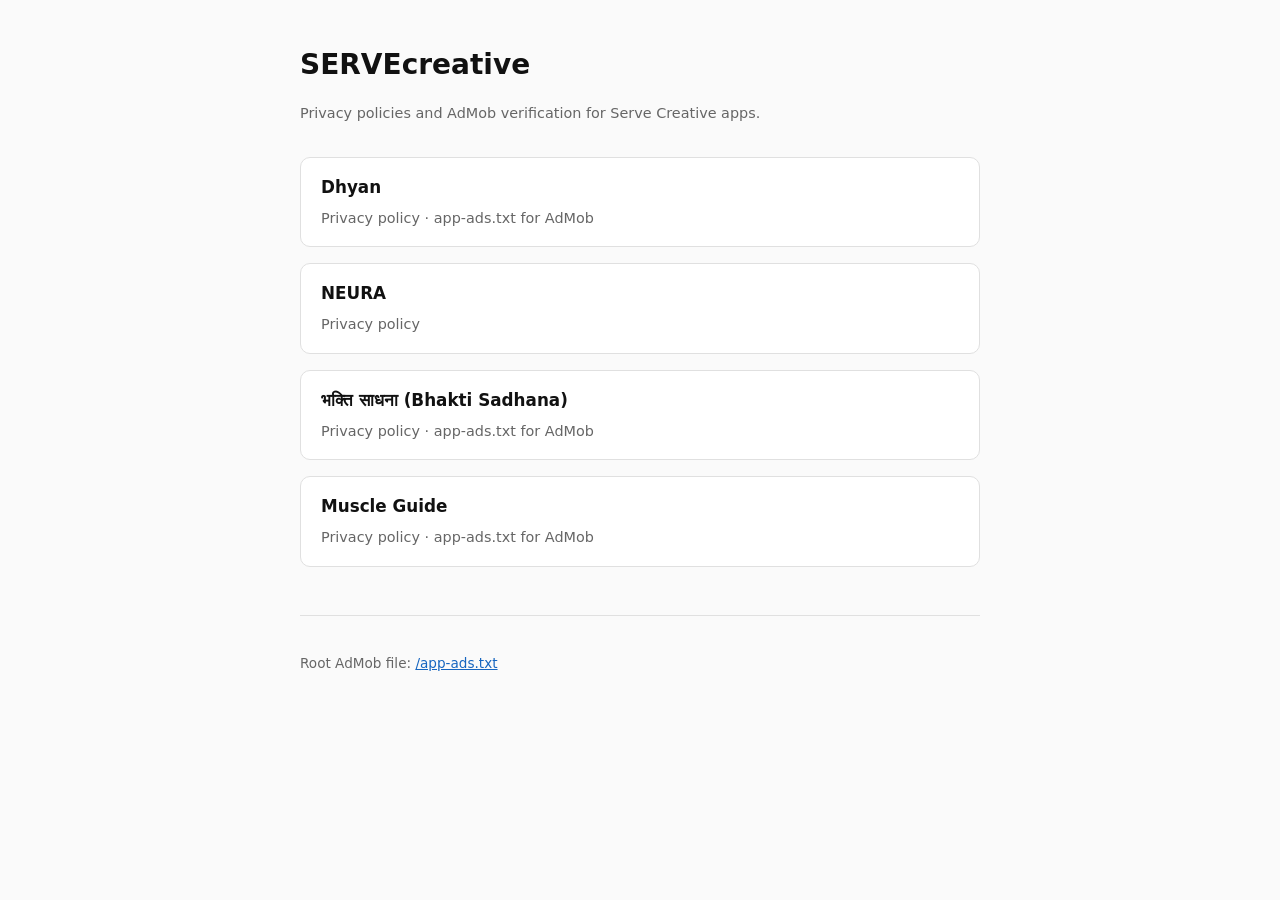
<file: index.html>
<!DOCTYPE html>
<html lang="en">
<head>
  <meta charset="utf-8" />
  <meta name="viewport" content="width=device-width, initial-scale=1" />
  <title>SERVEcreative</title>
  <link rel="stylesheet" href="assets/style.css" />
</head>
<body>
  <h1>SERVEcreative</h1>
  <p class="meta">Privacy policies and AdMob verification for Serve Creative apps.</p>

  <div class="app-grid">
    <a class="app-card" href="dhyan/privacy_policy/">
      <strong>Dhyan</strong>
      <span>Privacy policy · app-ads.txt for AdMob</span>
    </a>
    <a class="app-card" href="neura/privacy_policy/">
      <strong>NEURA</strong>
      <span>Privacy policy</span>
    </a>
    <a class="app-card" href="bhakti-sadhana/privacy_policy/">
      <strong>भक्ति साधना (Bhakti Sadhana)</strong>
      <span>Privacy policy · app-ads.txt for AdMob</span>
    </a>
    <a class="app-card" href="muscle-guide/privacy_policy/">
      <strong>Muscle Guide</strong>
      <span>Privacy policy · app-ads.txt for AdMob</span>
    </a>
  </div>

  <footer>
    <p>Root AdMob file: <a href="/app-ads.txt">/app-ads.txt</a></p>
  </footer>
</body>
</html>
</file>
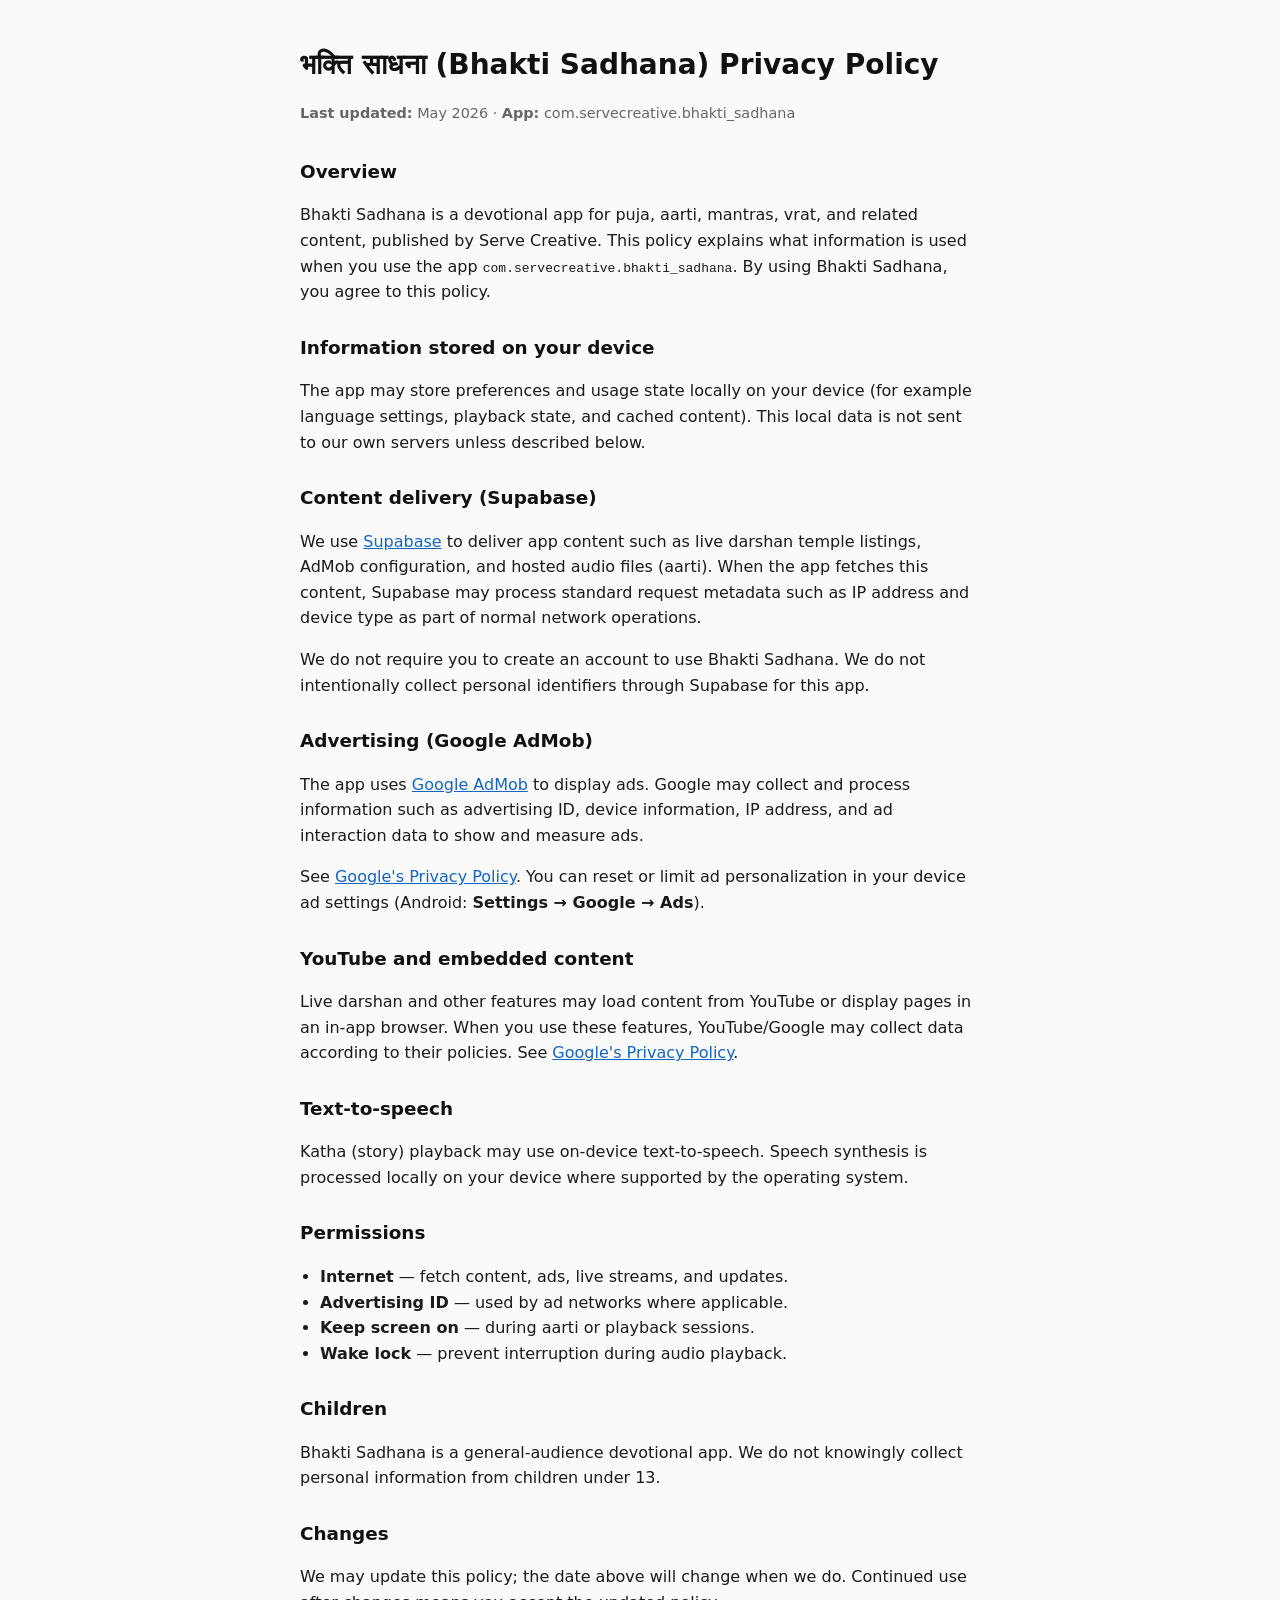
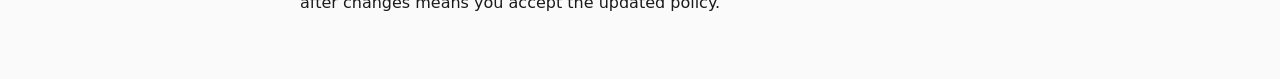
<file: bhakti-sadhana/privacy_policy/index.html>
<!DOCTYPE html>
<html lang="en">
<head>
  <meta charset="utf-8" />
  <meta name="viewport" content="width=device-width, initial-scale=1" />
  <title>भक्ति साधना — Privacy Policy</title>
  <link rel="stylesheet" href="../../assets/style.css" />
</head>
<body>
  <h1>भक्ति साधना (Bhakti Sadhana) Privacy Policy</h1>
  <p class="meta"><strong>Last updated:</strong> May 2026 · <strong>App:</strong> com.servecreative.bhakti_sadhana</p>

  <h2>Overview</h2>
  <p>
    Bhakti Sadhana is a devotional app for puja, aarti, mantras, vrat, and related
    content, published by Serve Creative. This policy explains what information is
    used when you use the app <code>com.servecreative.bhakti_sadhana</code>.
    By using Bhakti Sadhana, you agree to this policy.
  </p>

  <h2>Information stored on your device</h2>
  <p>
    The app may store preferences and usage state locally on your device (for example
    language settings, playback state, and cached content). This local data is not
    sent to our own servers unless described below.
  </p>

  <h2>Content delivery (Supabase)</h2>
  <p>
    We use <a href="https://supabase.com/">Supabase</a> to deliver app content such as
    live darshan temple listings, AdMob configuration, and hosted audio files (aarti).
    When the app fetches this content, Supabase may process standard request metadata
    such as IP address and device type as part of normal network operations.
  </p>
  <p>
    We do not require you to create an account to use Bhakti Sadhana. We do not
    intentionally collect personal identifiers through Supabase for this app.
  </p>

  <h2>Advertising (Google AdMob)</h2>
  <p>
    The app uses <a href="https://admob.google.com/home/">Google AdMob</a> to display
    ads. Google may collect and process information such as advertising ID, device
    information, IP address, and ad interaction data to show and measure ads.
  </p>
  <p>
    See <a href="https://policies.google.com/privacy">Google's Privacy Policy</a>.
    You can reset or limit ad personalization in your device ad settings
    (Android: <strong>Settings → Google → Ads</strong>).
  </p>

  <h2>YouTube and embedded content</h2>
  <p>
    Live darshan and other features may load content from YouTube or display pages in
    an in-app browser. When you use these features, YouTube/Google may collect data
    according to their policies. See
    <a href="https://policies.google.com/privacy">Google's Privacy Policy</a>.
  </p>

  <h2>Text-to-speech</h2>
  <p>
    Katha (story) playback may use on-device text-to-speech. Speech synthesis is
    processed locally on your device where supported by the operating system.
  </p>

  <h2>Permissions</h2>
  <ul>
    <li><strong>Internet</strong> — fetch content, ads, live streams, and updates.</li>
    <li><strong>Advertising ID</strong> — used by ad networks where applicable.</li>
    <li><strong>Keep screen on</strong> — during aarti or playback sessions.</li>
    <li><strong>Wake lock</strong> — prevent interruption during audio playback.</li>
  </ul>

  <h2>Children</h2>
  <p>
    Bhakti Sadhana is a general-audience devotional app. We do not knowingly collect
    personal information from children under 13.
  </p>

  <h2>Changes</h2>
  <p>
    We may update this policy; the date above will change when we do.
    Continued use after changes means you accept the updated policy.
  </p>
</body>
</html>
</file>
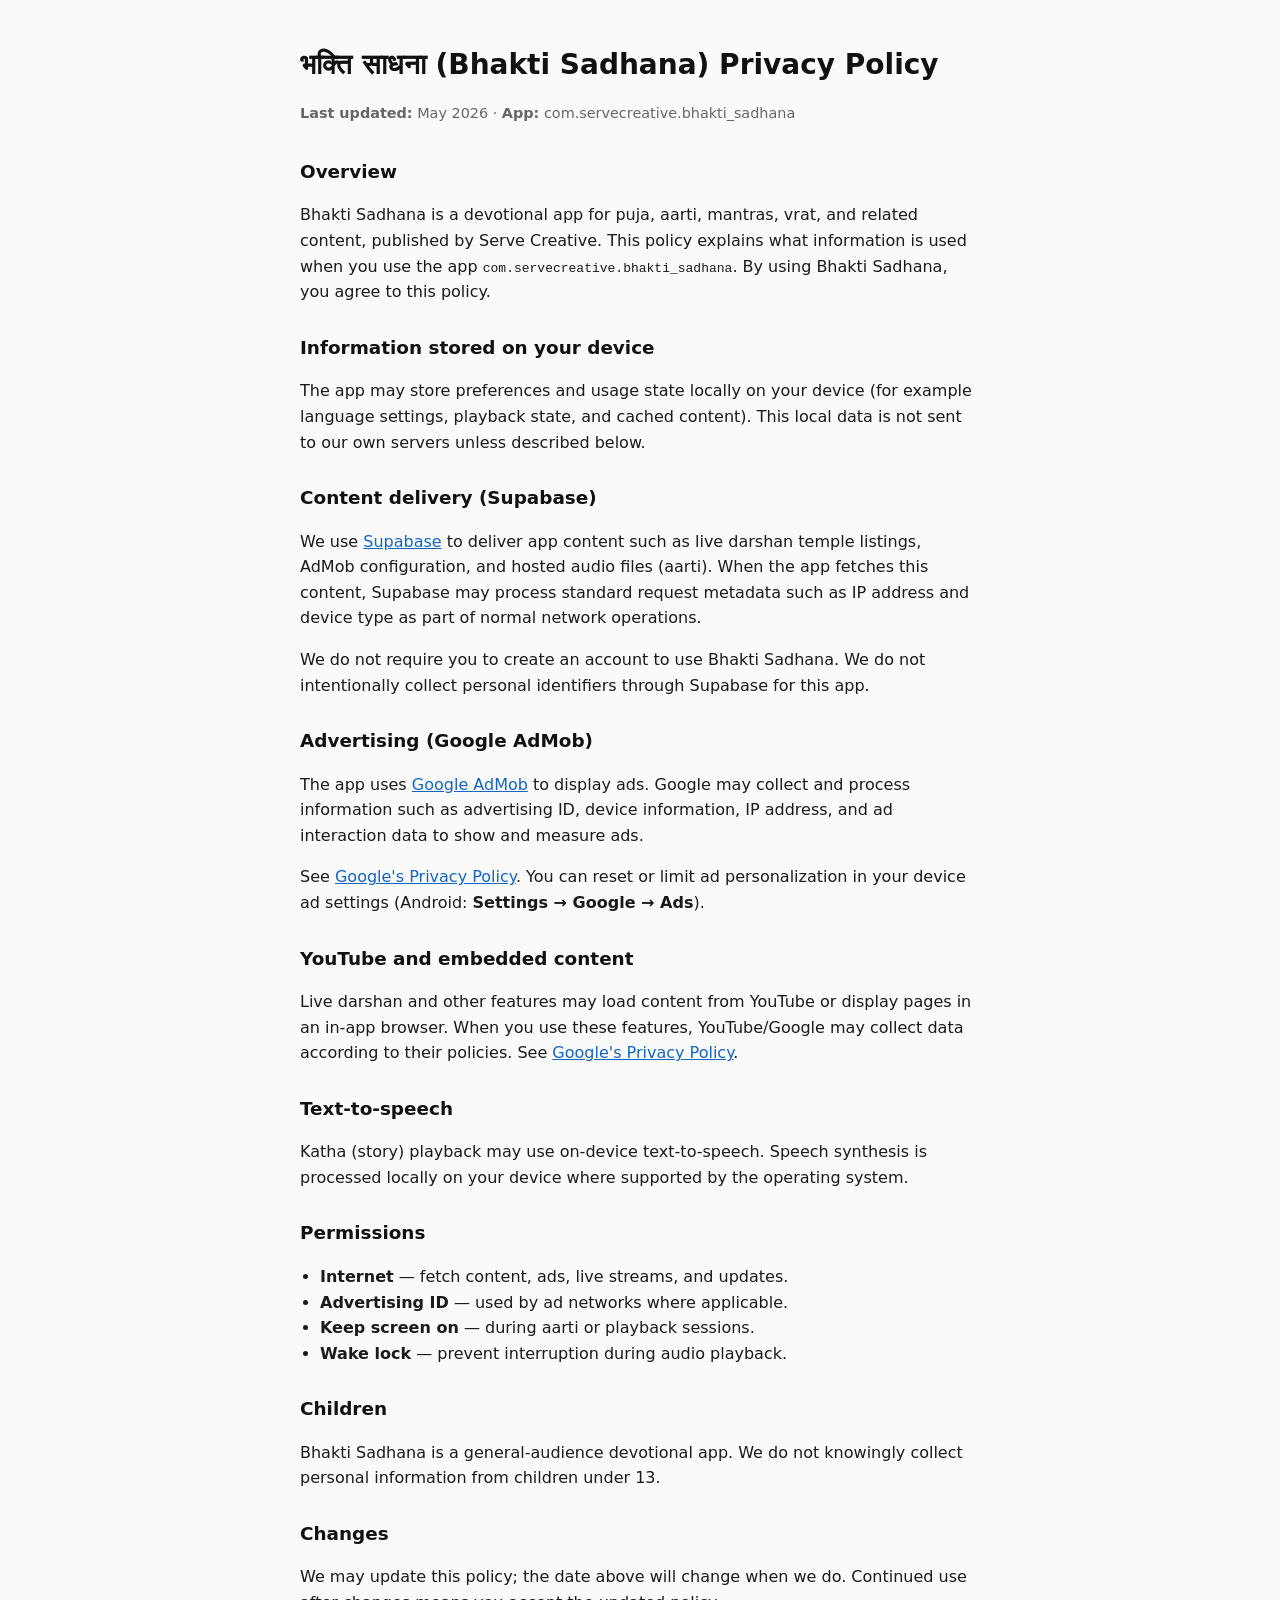
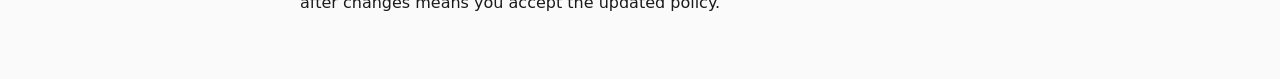
<file: bhakti-sadhna/privacy_policy/index.html>
<!DOCTYPE html>
<html lang="en">
<head>
  <meta charset="utf-8" />
  <meta http-equiv="refresh" content="0; url=/bhakti-sadhana/privacy_policy/" />
  <link rel="canonical" href="https://servecreative.github.io/bhakti-sadhana/privacy_policy/" />
  <title>Redirecting…</title>
</head>
<body>
  <p>Moved to <a href="/bhakti-sadhana/privacy_policy/">Bhakti Sadhana privacy policy</a>.</p>
</body>
</html>
</file>
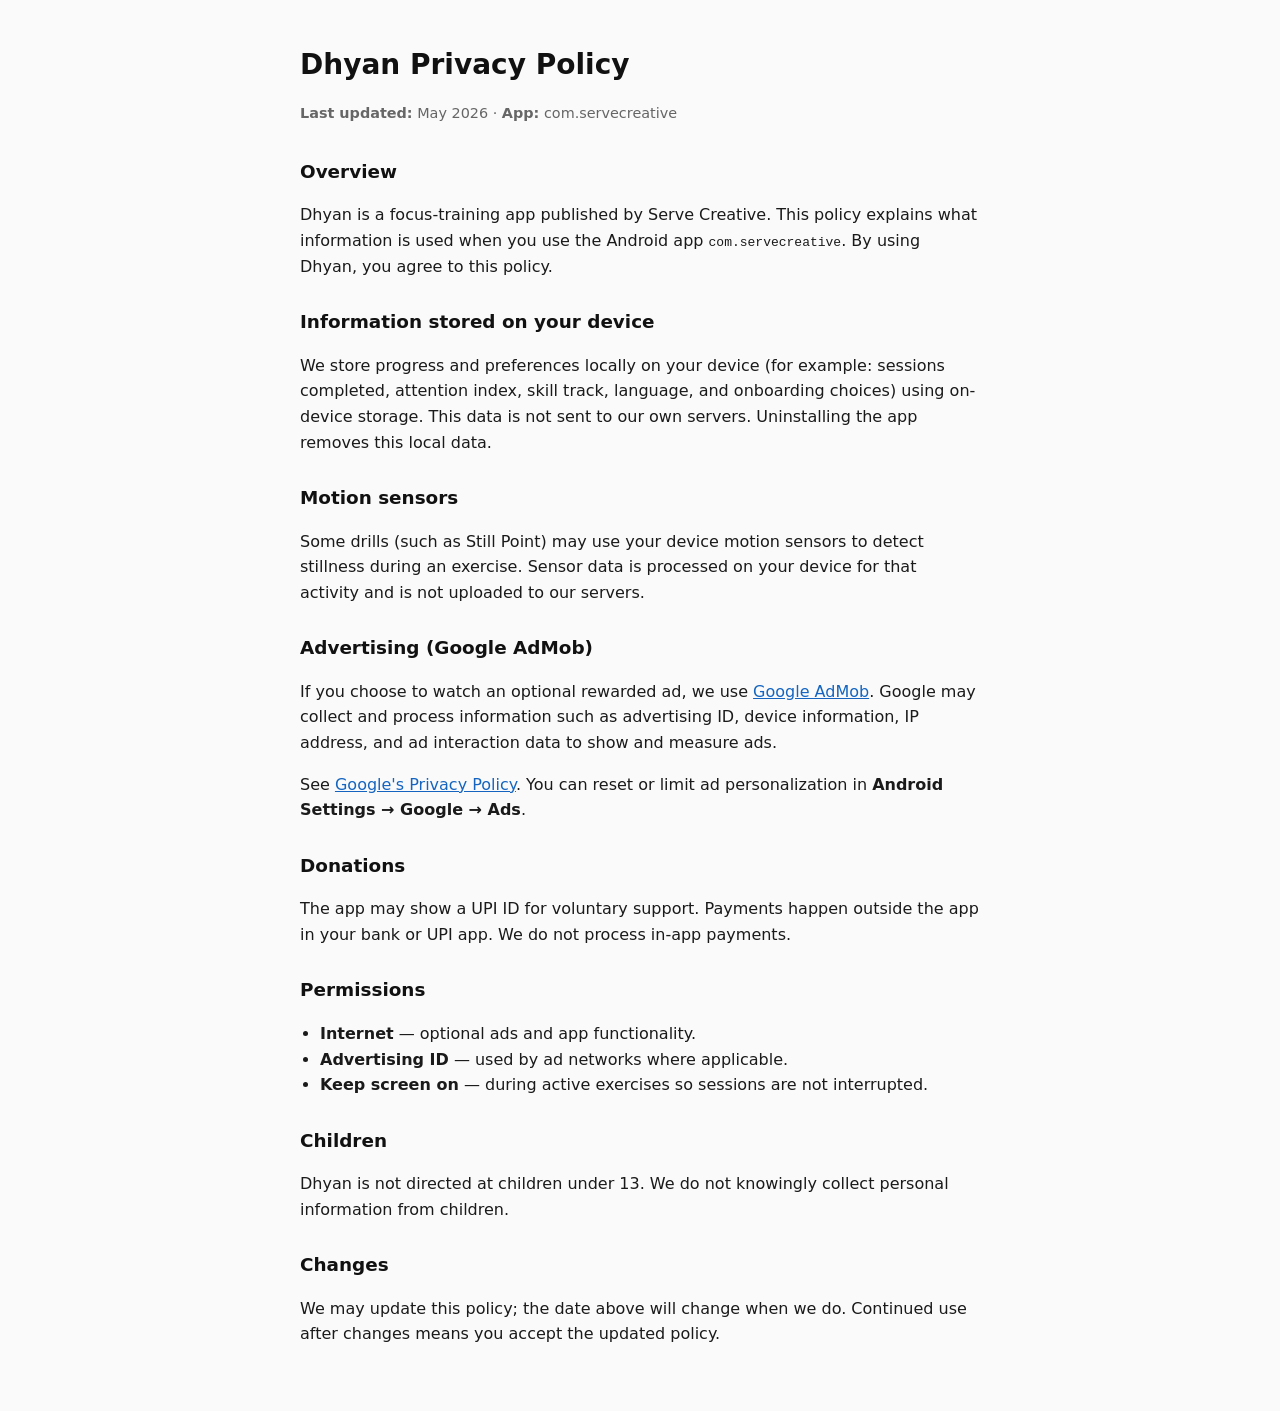
<file: dhyan/privacy_policy/index.html>
<!DOCTYPE html>
<html lang="en">
<head>
  <meta charset="utf-8" />
  <meta name="viewport" content="width=device-width, initial-scale=1" />
  <title>Dhyan — Privacy Policy</title>
  <link rel="stylesheet" href="../../assets/style.css" />
</head>
<body>
  <h1>Dhyan Privacy Policy</h1>
  <p class="meta"><strong>Last updated:</strong> May 2026 · <strong>App:</strong> com.servecreative</p>

  <h2>Overview</h2>
  <p>
    Dhyan is a focus-training app published by Serve Creative. This policy explains
    what information is used when you use the Android app <code>com.servecreative</code>.
    By using Dhyan, you agree to this policy.
  </p>

  <h2>Information stored on your device</h2>
  <p>
    We store progress and preferences locally on your device (for example: sessions
    completed, attention index, skill track, language, and onboarding choices) using
    on-device storage. This data is not sent to our own servers. Uninstalling the
    app removes this local data.
  </p>

  <h2>Motion sensors</h2>
  <p>
    Some drills (such as Still Point) may use your device motion sensors to detect
    stillness during an exercise. Sensor data is processed on your device for that
    activity and is not uploaded to our servers.
  </p>

  <h2>Advertising (Google AdMob)</h2>
  <p>
    If you choose to watch an optional rewarded ad, we use
    <a href="https://admob.google.com/home/">Google AdMob</a>. Google may collect and
    process information such as advertising ID, device information, IP address, and ad
    interaction data to show and measure ads.
  </p>
  <p>
    See <a href="https://policies.google.com/privacy">Google's Privacy Policy</a>.
    You can reset or limit ad personalization in
    <strong>Android Settings → Google → Ads</strong>.
  </p>

  <h2>Donations</h2>
  <p>
    The app may show a UPI ID for voluntary support. Payments happen outside the app
    in your bank or UPI app. We do not process in-app payments.
  </p>

  <h2>Permissions</h2>
  <ul>
    <li><strong>Internet</strong> — optional ads and app functionality.</li>
    <li><strong>Advertising ID</strong> — used by ad networks where applicable.</li>
    <li><strong>Keep screen on</strong> — during active exercises so sessions are not interrupted.</li>
  </ul>

  <h2>Children</h2>
  <p>
    Dhyan is not directed at children under 13. We do not knowingly collect personal
    information from children.
  </p>

  <h2>Changes</h2>
  <p>
    We may update this policy; the date above will change when we do.
    Continued use after changes means you accept the updated policy.
  </p>
</body>
</html>
</file>
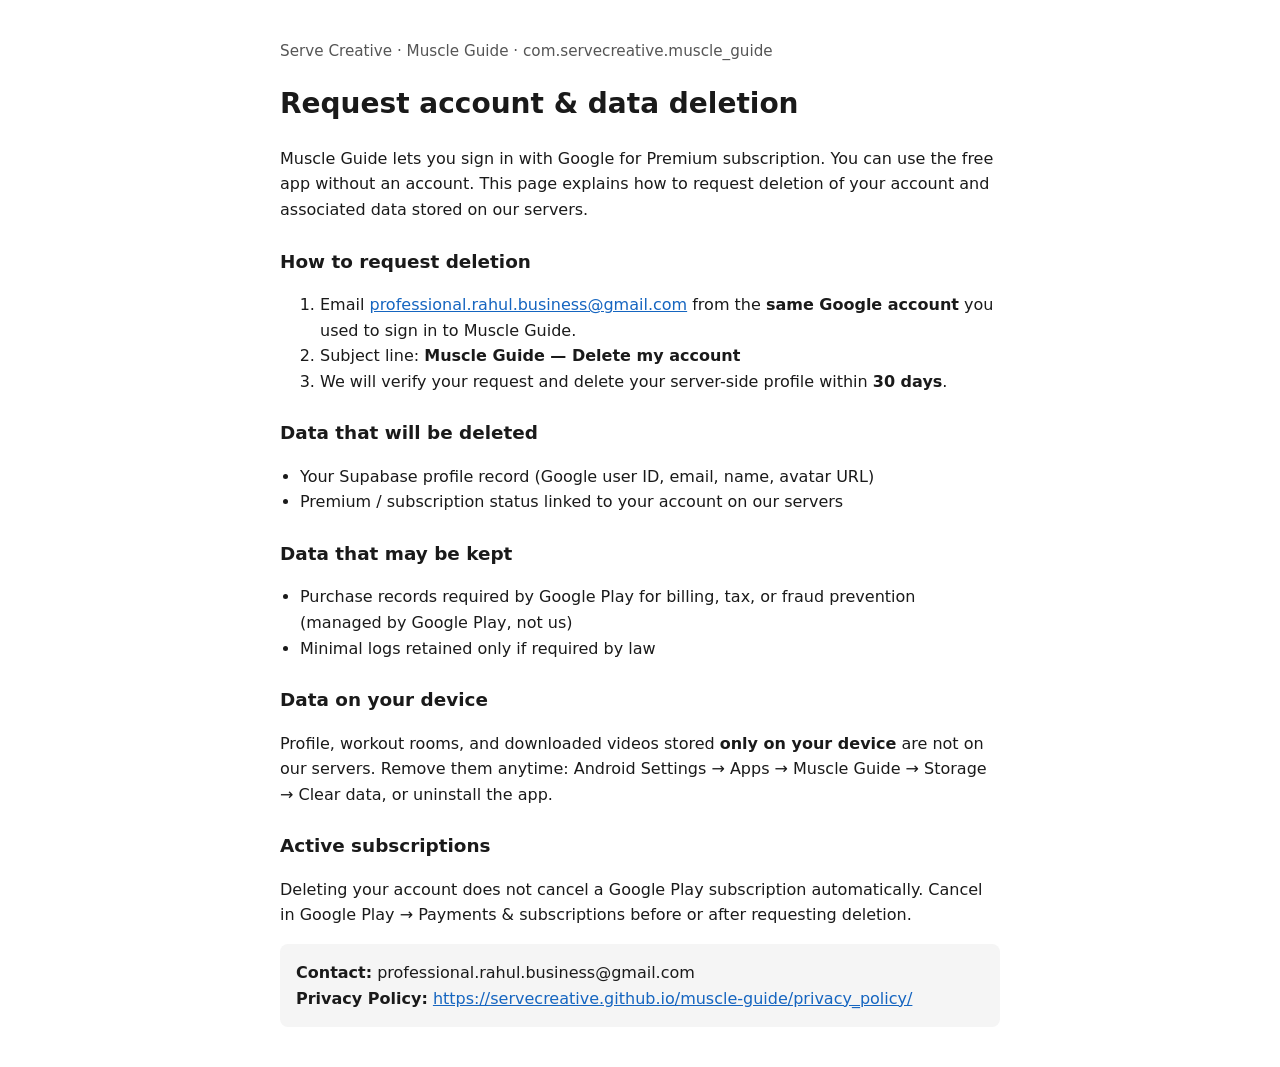
<file: muscle-guide/delete_account/index.html>
<!DOCTYPE html>
<html lang="en">
<head>
  <meta charset="UTF-8" />
  <meta name="viewport" content="width=device-width, initial-scale=1.0" />
  <title>Delete Account — Muscle Guide</title>
  <style>
    body { font-family: system-ui, sans-serif; max-width: 720px; margin: 0 auto; padding: 24px; line-height: 1.6; color: #1a1a1a; }
    h1 { font-size: 1.75rem; }
    h2 { font-size: 1.15rem; margin-top: 1.5rem; }
    a { color: #1565c0; }
    ul { padding-left: 1.25rem; }
    .meta { color: #555; font-size: 0.95rem; }
    .box { background: #f5f5f5; border-radius: 8px; padding: 16px; margin: 16px 0; }
  </style>
</head>
<body>
  <p class="meta">Serve Creative · Muscle Guide · com.servecreative.muscle_guide</p>
  <h1>Request account &amp; data deletion</h1>
  <p>
    Muscle Guide lets you sign in with Google for Premium subscription. You can use the free app without an account.
    This page explains how to request deletion of your account and associated data stored on our servers.
  </p>

  <h2>How to request deletion</h2>
  <ol>
    <li>Email <a href="mailto:professional.rahul.business@gmail.com">professional.rahul.business@gmail.com</a> from the <strong>same Google account</strong> you used to sign in to Muscle Guide.</li>
    <li>Subject line: <strong>Muscle Guide — Delete my account</strong></li>
    <li>We will verify your request and delete your server-side profile within <strong>30 days</strong>.</li>
  </ol>

  <h2>Data that will be deleted</h2>
  <ul>
    <li>Your Supabase profile record (Google user ID, email, name, avatar URL)</li>
    <li>Premium / subscription status linked to your account on our servers</li>
  </ul>

  <h2>Data that may be kept</h2>
  <ul>
    <li>Purchase records required by Google Play for billing, tax, or fraud prevention (managed by Google Play, not us)</li>
    <li>Minimal logs retained only if required by law</li>
  </ul>

  <h2>Data on your device</h2>
  <p>
    Profile, workout rooms, and downloaded videos stored <strong>only on your device</strong> are not on our servers.
    Remove them anytime: Android Settings → Apps → Muscle Guide → Storage → Clear data, or uninstall the app.
  </p>

  <h2>Active subscriptions</h2>
  <p>
    Deleting your account does not cancel a Google Play subscription automatically.
    Cancel in Google Play → Payments &amp; subscriptions before or after requesting deletion.
  </p>

  <div class="box">
    <strong>Contact:</strong> professional.rahul.business@gmail.com<br />
    <strong>Privacy Policy:</strong> <a href="https://servecreative.github.io/muscle-guide/privacy_policy/">https://servecreative.github.io/muscle-guide/privacy_policy/</a>
  </div>
</body>
</html>
</file>
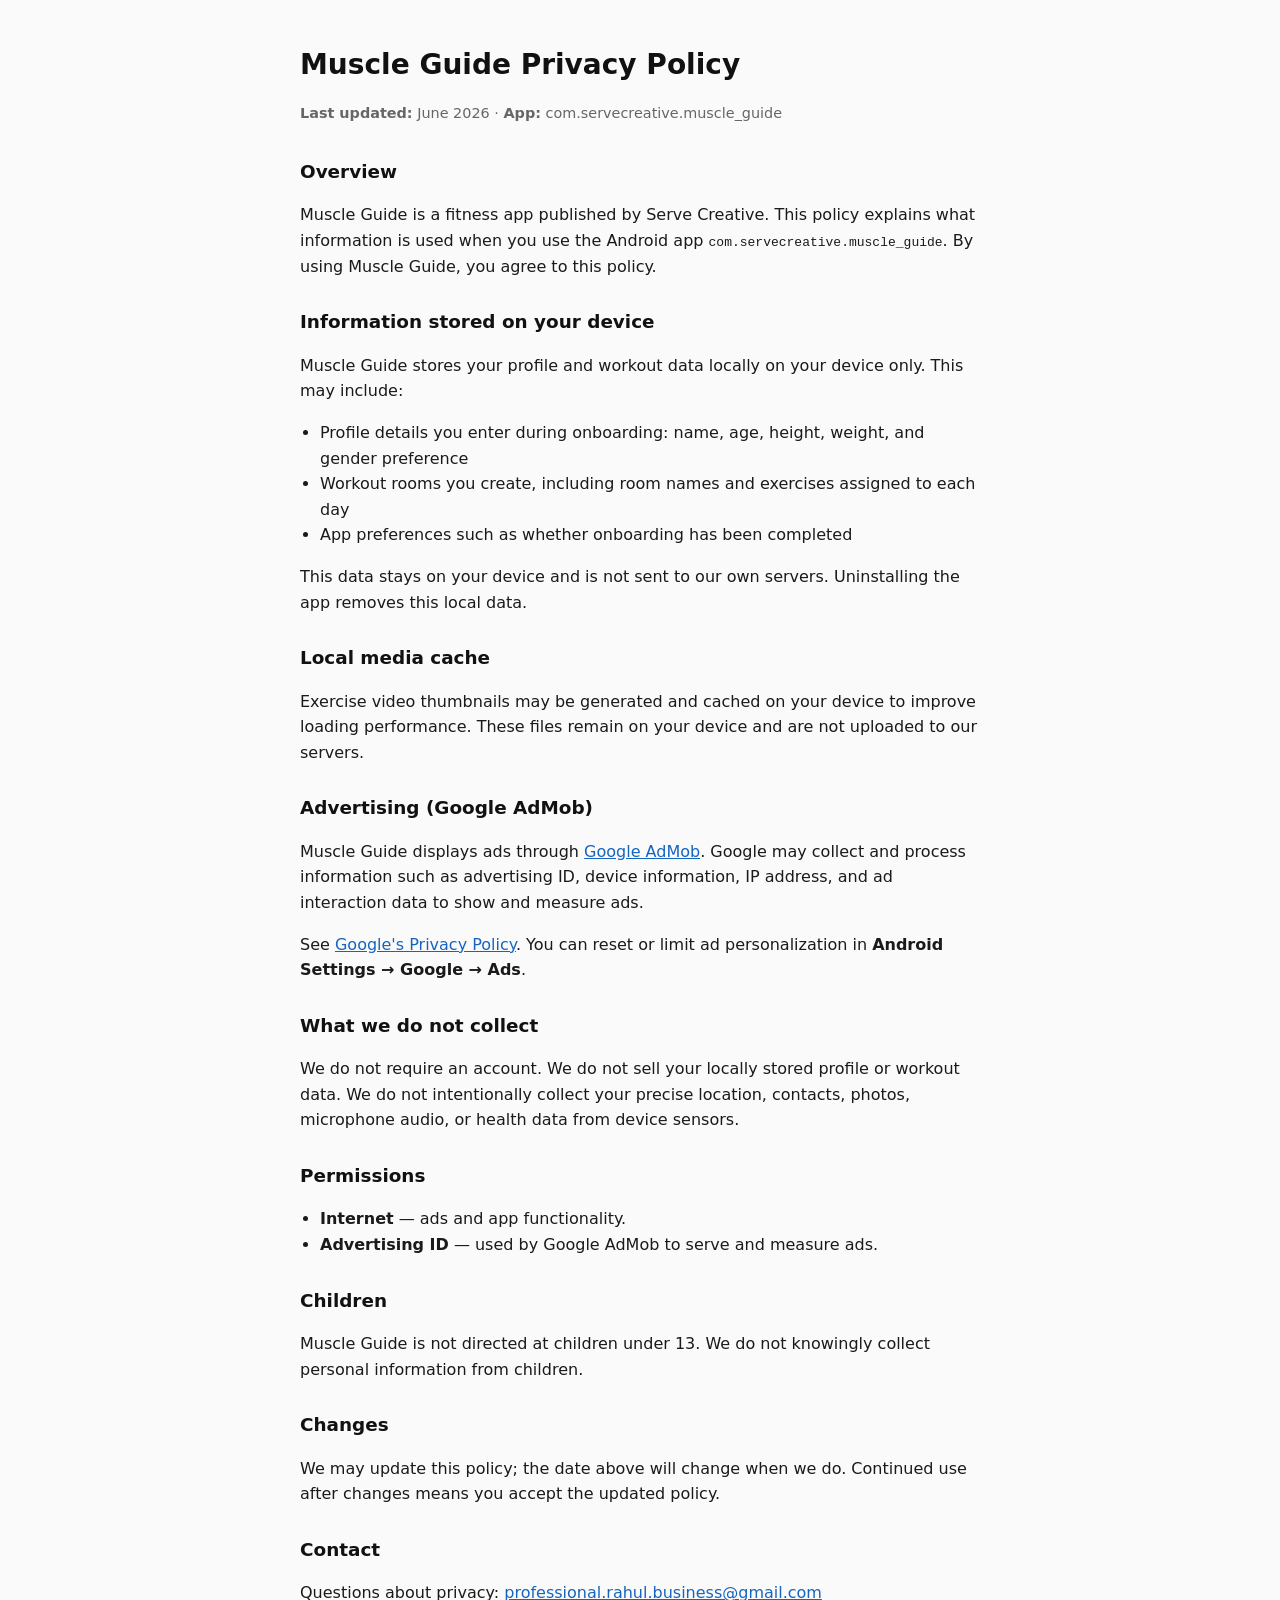
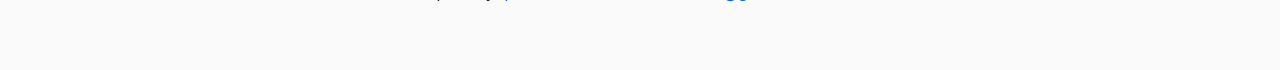
<file: muscle-guide/privacy_policy/index.html>
<!DOCTYPE html>
<html lang="en">
<head>
  <meta charset="utf-8" />
  <meta name="viewport" content="width=device-width, initial-scale=1" />
  <title>Muscle Guide — Privacy Policy</title>
  <link rel="stylesheet" href="../../assets/style.css" />
</head>
<body>
  <h1>Muscle Guide Privacy Policy</h1>
  <p class="meta"><strong>Last updated:</strong> June 2026 · <strong>App:</strong> com.servecreative.muscle_guide</p>

  <h2>Overview</h2>
  <p>
    Muscle Guide is a fitness app published by Serve Creative. This policy explains
    what information is used when you use the Android app
    <code>com.servecreative.muscle_guide</code>. By using Muscle Guide, you agree to this policy.
  </p>

  <h2>Information stored on your device</h2>
  <p>
    Muscle Guide stores your profile and workout data locally on your device only. This may include:
  </p>
  <ul>
    <li>Profile details you enter during onboarding: name, age, height, weight, and gender preference</li>
    <li>Workout rooms you create, including room names and exercises assigned to each day</li>
    <li>App preferences such as whether onboarding has been completed</li>
  </ul>
  <p>
    This data stays on your device and is not sent to our own servers. Uninstalling the
    app removes this local data.
  </p>

  <h2>Local media cache</h2>
  <p>
    Exercise video thumbnails may be generated and cached on your device to improve loading
    performance. These files remain on your device and are not uploaded to our servers.
  </p>

  <h2>Advertising (Google AdMob)</h2>
  <p>
    Muscle Guide displays ads through
    <a href="https://admob.google.com/home/">Google AdMob</a>. Google may collect and
    process information such as advertising ID, device information, IP address, and ad
    interaction data to show and measure ads.
  </p>
  <p>
    See <a href="https://policies.google.com/privacy">Google's Privacy Policy</a>.
    You can reset or limit ad personalization in
    <strong>Android Settings → Google → Ads</strong>.
  </p>

  <h2>What we do not collect</h2>
  <p>
    We do not require an account. We do not sell your locally stored profile or workout data.
    We do not intentionally collect your precise location, contacts, photos, microphone audio,
    or health data from device sensors.
  </p>

  <h2>Permissions</h2>
  <ul>
    <li><strong>Internet</strong> — ads and app functionality.</li>
    <li><strong>Advertising ID</strong> — used by Google AdMob to serve and measure ads.</li>
  </ul>

  <h2>Children</h2>
  <p>
    Muscle Guide is not directed at children under 13. We do not knowingly collect personal
    information from children.
  </p>

  <h2>Changes</h2>
  <p>
    We may update this policy; the date above will change when we do.
    Continued use after changes means you accept the updated policy.
  </p>

  <h2>Contact</h2>
  <p>
    Questions about privacy:
    <a href="mailto:professional.rahul.business@gmail.com">professional.rahul.business@gmail.com</a>
  </p>
</body>
</html>
</file>
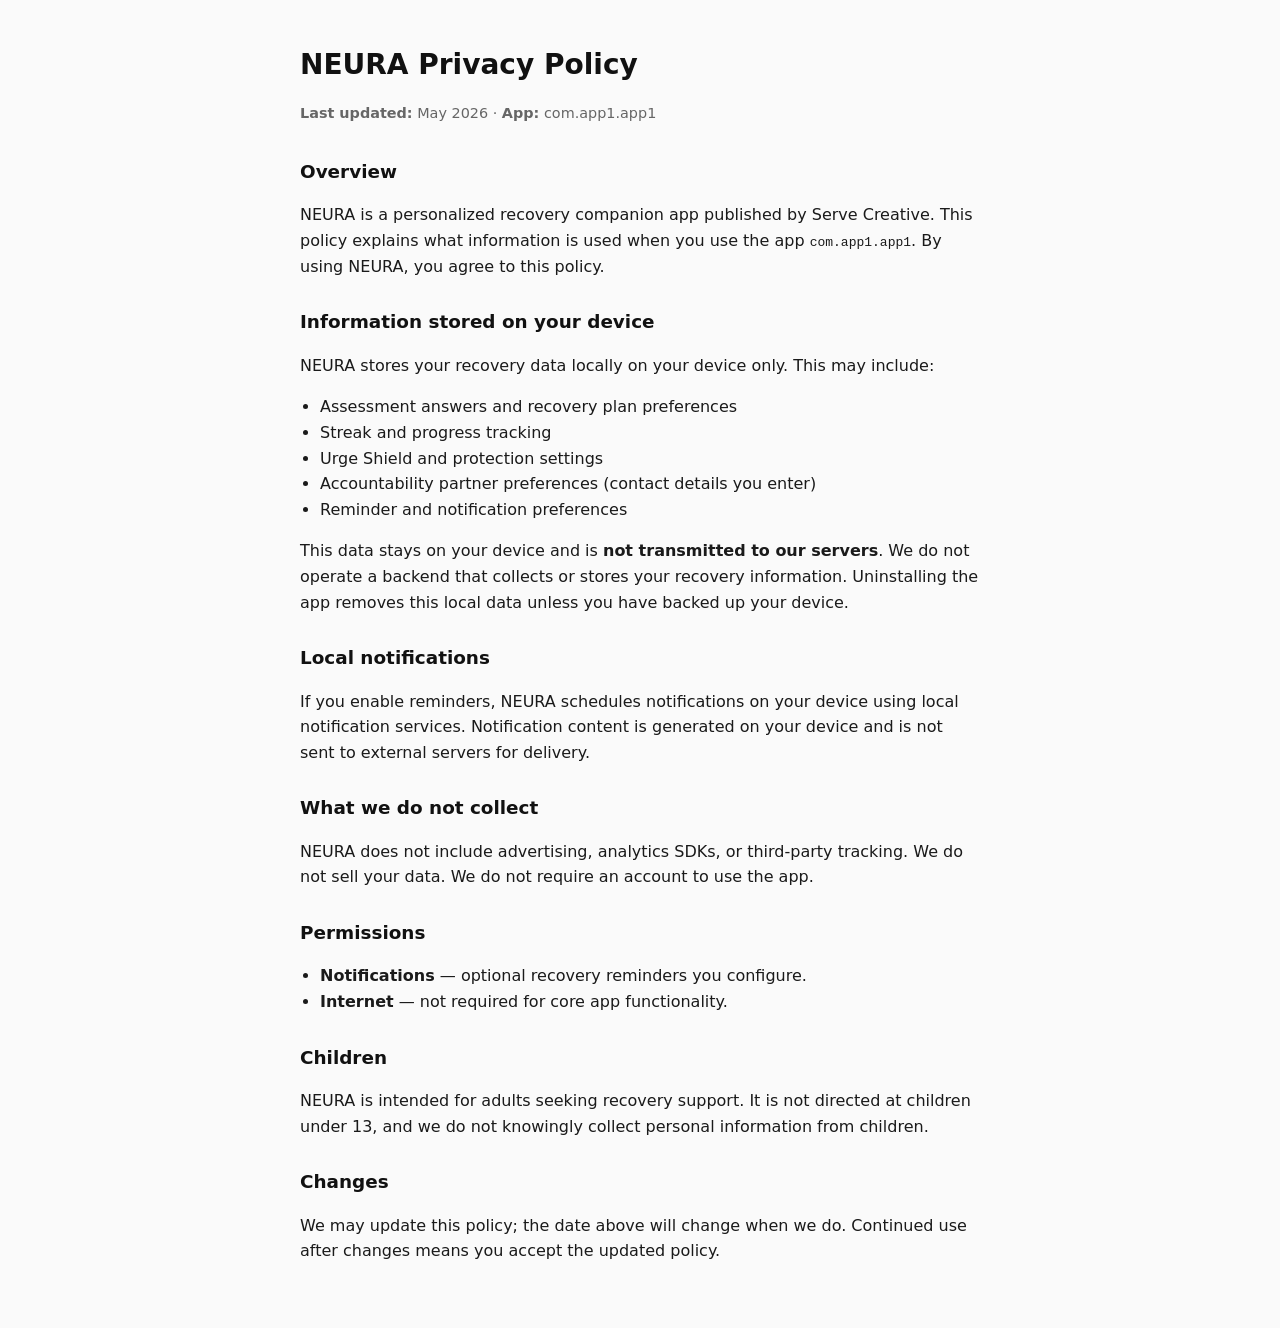
<file: neura/privacy_policy/index.html>
<!DOCTYPE html>
<html lang="en">
<head>
  <meta charset="utf-8" />
  <meta name="viewport" content="width=device-width, initial-scale=1" />
  <title>NEURA — Privacy Policy</title>
  <link rel="stylesheet" href="../../assets/style.css" />
</head>
<body>
  <h1>NEURA Privacy Policy</h1>
  <p class="meta"><strong>Last updated:</strong> May 2026 · <strong>App:</strong> com.app1.app1</p>

  <h2>Overview</h2>
  <p>
    NEURA is a personalized recovery companion app published by Serve Creative.
    This policy explains what information is used when you use the app
    <code>com.app1.app1</code>. By using NEURA, you agree to this policy.
  </p>

  <h2>Information stored on your device</h2>
  <p>
    NEURA stores your recovery data locally on your device only. This may include:
  </p>
  <ul>
    <li>Assessment answers and recovery plan preferences</li>
    <li>Streak and progress tracking</li>
    <li>Urge Shield and protection settings</li>
    <li>Accountability partner preferences (contact details you enter)</li>
    <li>Reminder and notification preferences</li>
  </ul>
  <p>
    This data stays on your device and is <strong>not transmitted to our servers</strong>.
    We do not operate a backend that collects or stores your recovery information.
    Uninstalling the app removes this local data unless you have backed up your device.
  </p>

  <h2>Local notifications</h2>
  <p>
    If you enable reminders, NEURA schedules notifications on your device using
    local notification services. Notification content is generated on your device
    and is not sent to external servers for delivery.
  </p>

  <h2>What we do not collect</h2>
  <p>
    NEURA does not include advertising, analytics SDKs, or third-party tracking.
    We do not sell your data. We do not require an account to use the app.
  </p>

  <h2>Permissions</h2>
  <ul>
    <li><strong>Notifications</strong> — optional recovery reminders you configure.</li>
    <li><strong>Internet</strong> — not required for core app functionality.</li>
  </ul>

  <h2>Children</h2>
  <p>
    NEURA is intended for adults seeking recovery support. It is not directed at
    children under 13, and we do not knowingly collect personal information from children.
  </p>

  <h2>Changes</h2>
  <p>
    We may update this policy; the date above will change when we do.
    Continued use after changes means you accept the updated policy.
  </p>
</body>
</html>
</file>
<file: assets/style.css>
:root {
  color-scheme: light dark;
  --text: #1a1a1a;
  --text-muted: #666;
  --bg: #fafafa;
  --heading: #111;
  --link: #1565c0;
  --card-bg: #fff;
  --card-border: #e0e0e0;
}

@media (prefers-color-scheme: dark) {
  :root {
    --text: #e8e8e8;
    --text-muted: #aaa;
    --bg: #111;
    --heading: #fff;
    --link: #64b5f6;
    --card-bg: #1a1a1a;
    --card-border: #333;
  }
}

* {
  box-sizing: border-box;
}

body {
  font-family: system-ui, -apple-system, "Segoe UI", Roboto, sans-serif;
  line-height: 1.6;
  max-width: 720px;
  margin: 0 auto;
  padding: 24px 20px 48px;
  color: var(--text);
  background: var(--bg);
}

a {
  color: var(--link);
}

h1 {
  font-size: 1.75rem;
  margin-bottom: 0.25rem;
  color: var(--heading);
}

h2 {
  font-size: 1.15rem;
  margin-top: 1.75rem;
  color: var(--heading);
}

.meta {
  color: var(--text-muted);
  font-size: 0.9rem;
  margin-bottom: 2rem;
}

ul {
  padding-left: 1.25rem;
}

.back-link {
  display: inline-block;
  margin-bottom: 1.5rem;
  font-size: 0.9rem;
}

.app-grid {
  display: grid;
  gap: 1rem;
  margin-top: 1.5rem;
}

.app-card {
  display: block;
  padding: 1rem 1.25rem;
  background: var(--card-bg);
  border: 1px solid var(--card-border);
  border-radius: 10px;
  text-decoration: none;
  color: inherit;
  transition: border-color 0.15s ease;
}

.app-card:hover {
  border-color: var(--link);
}

.app-card strong {
  display: block;
  font-size: 1.05rem;
  margin-bottom: 0.25rem;
  color: var(--heading);
}

.app-card span {
  color: var(--text-muted);
  font-size: 0.9rem;
}

footer {
  margin-top: 3rem;
  padding-top: 1.5rem;
  border-top: 1px solid var(--card-border);
  color: var(--text-muted);
  font-size: 0.85rem;
}
</file>
